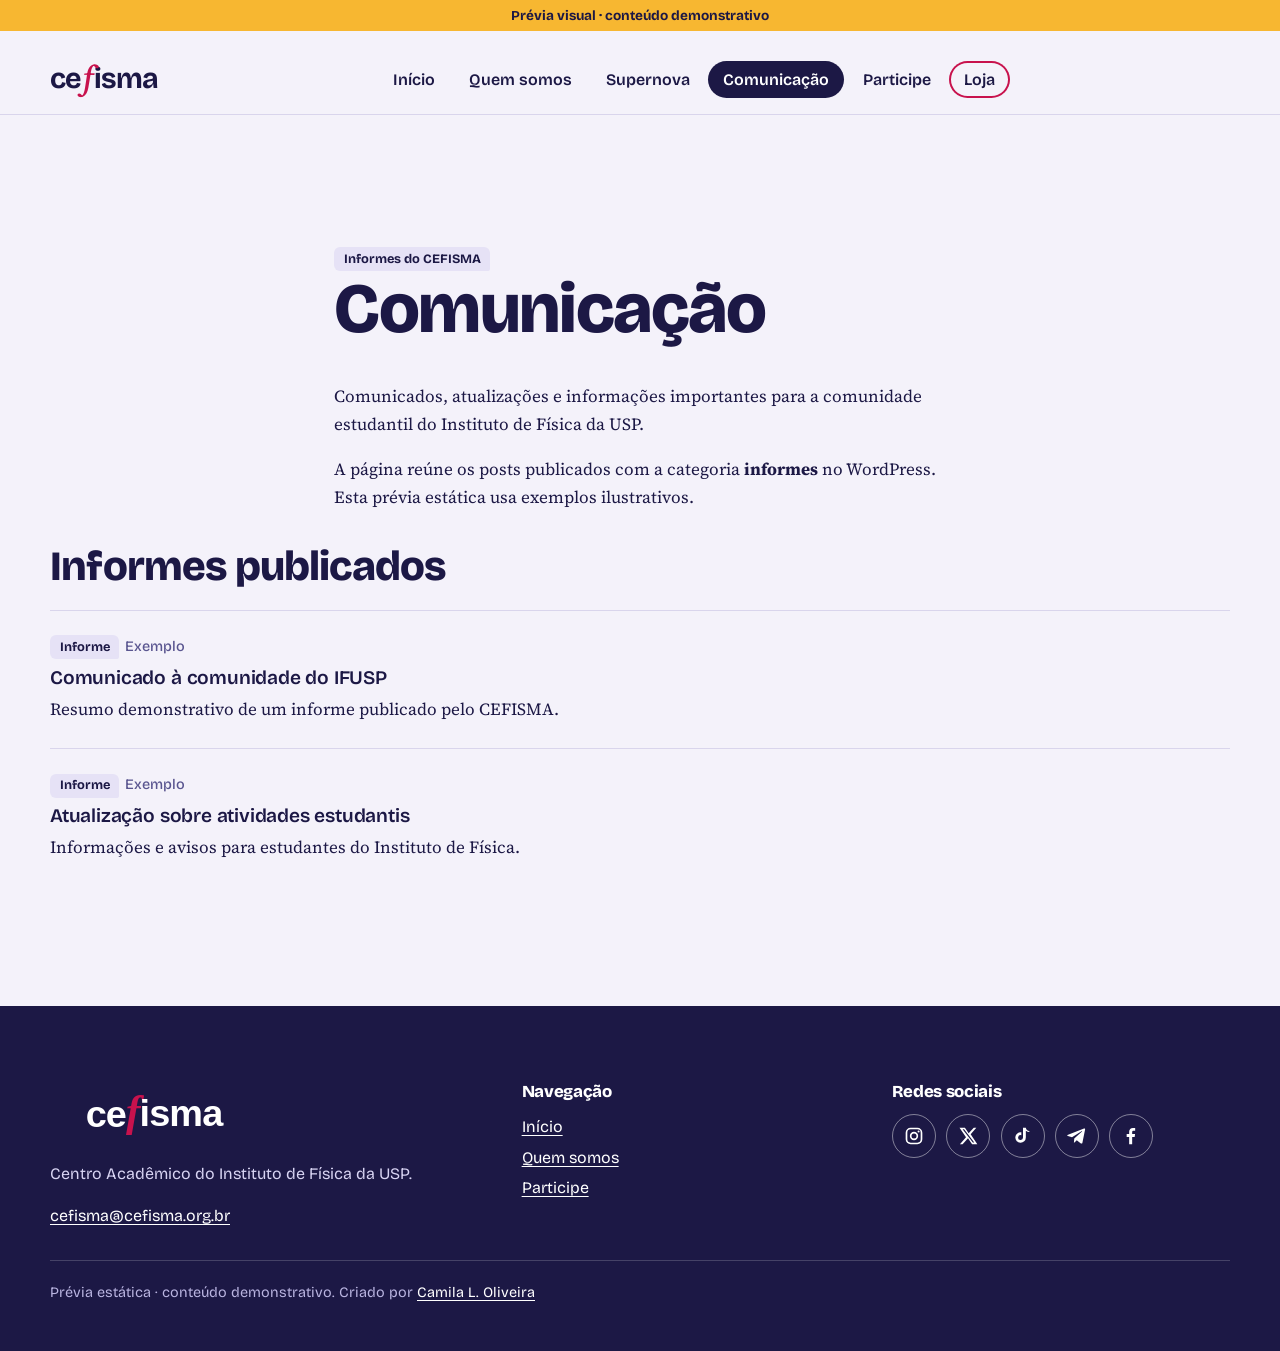
<file: preview/comunicacao.html>
<!doctype html>
<html lang="pt-BR">
  <head>
    <meta charset="utf-8" />
    <meta name="viewport" content="width=device-width, initial-scale=1" />
    <meta name="description" content="Informes e comunicados do CEFISMA para a comunidade do IFUSP." />
    <title>Comunicação | CEFISMA</title>
    <link rel="preconnect" href="https://fonts.googleapis.com" />
    <link rel="preconnect" href="https://fonts.gstatic.com" crossorigin />
    <link href="https://fonts.googleapis.com/css2?family=Bricolage+Grotesque:wght@400;600;700;800&amp;family=Source+Serif+4:ital,wght@0,400;0,600;1,400&amp;display=swap" rel="stylesheet" />
    <link rel="stylesheet" href="../assets/css/main.css" />
    <link rel="stylesheet" href="../assets/css/content.css" />
    <link rel="stylesheet" href="../assets/css/editorial.css" />
  </head>
  <body>
    <p style="padding:.45rem 0;background:var(--sol);text-align:center;font:700 .85rem var(--f-ui)">Prévia visual · conteúdo demonstrativo</p>
    <header class="topo"><div class="wrap">
      <a class="marca" href="../" aria-label="CEFISMA, página inicial"><span class="marca-texto">ce<span class="f-funcao">f</span>isma</span></a>
      <nav class="nav-principal" aria-label="Navegação principal"><ul id="menu" class="menu">
        <li><a href="../">Início</a></li><li><a href="../quem-somos/">Quem somos</a></li><li><a href="../supernova/">Supernova</a></li><li><a aria-current="page" href="./">Comunicação</a></li><li><a href="../participe/">Participe</a></li><li class="menu-loja"><a href="../loja/">Loja</a></li>
      </ul></nav>
      <div class="topo-acoes"><button type="button" class="nav-toggle" aria-expanded="false" aria-controls="menu">Menu</button></div>
    </div></header>
    <main id="conteudo" class="secao"><div class="wrap">
      <header class="cabecalho-pagina conteudo">
        <span class="tag">Informes do CEFISMA</span>
        <h1>Comunicação</h1>
        <p class="lede">Comunicados, atualizações e informações importantes para a comunidade estudantil do Instituto de Física da USP.</p>
        <p>A página reúne os posts publicados com a categoria <strong>informes</strong> no WordPress. Esta prévia estática usa exemplos ilustrativos.</p>
      </header>
      <section aria-labelledby="h-informes"><h2 id="h-informes">Informes publicados</h2>
        <ul class="pubs">
          <li><span class="tag">Informe</span><time class="meta">Exemplo</time><h3><a href="#h-informes">Comunicado à comunidade do IFUSP</a></h3><p>Resumo demonstrativo de um informe publicado pelo CEFISMA.</p></li>
          <li><span class="tag">Informe</span><time class="meta">Exemplo</time><h3><a href="#h-informes">Atualização sobre atividades estudantis</a></h3><p>Informações e avisos para estudantes do Instituto de Física.</p></li>
        </ul>
      </section>
    </div></main>
    <footer class="rodape"><div class="wrap">
      <div><h2><a class="rodape-marca" href="../" aria-label="CEFISMA, página inicial"><img src="../assets/images/logo-cefisma-rodape.svg" alt="CEFISMA" width="680" height="200" /></a></h2><p>Centro Acadêmico do Instituto de Física da USP.</p><a href="mailto:cefisma@cefisma.org.br">cefisma@cefisma.org.br</a></div>
      <div><h2>Navegação</h2><ul><li><a href="../">Início</a></li><li><a href="../quem-somos/">Quem somos</a></li><li><a href="../participe/">Participe</a></li></ul></div>
      <div><h2>Redes sociais</h2><ul class="redes-sociais">
        <li><a href="https://www.instagram.com/cefisma/" target="_blank" rel="noopener noreferrer" aria-label="Instagram do CEFISMA" title="Instagram"><svg viewBox="0 0 24 24" aria-hidden="true"><rect x="3" y="3" width="18" height="18" rx="5" fill="none" stroke="currentColor" stroke-width="2"/><circle cx="12" cy="12" r="4" fill="none" stroke="currentColor" stroke-width="2"/><circle cx="17.5" cy="6.5" r="1.25" fill="currentColor"/></svg></a></li>
        <li><a href="https://x.com/CEFISMA" target="_blank" rel="noopener noreferrer" aria-label="X do CEFISMA" title="X"><svg viewBox="0 0 24 24" aria-hidden="true"><path fill="currentColor" d="M18.9 2H22l-6.8 7.8L23.2 22h-6.3L12 14.6 5.5 22H2.3l7.3-8.4L1.8 2h6.5l4.5 6.8L18.9 2Zm-1.1 17.8h1.7L7.3 4H5.5l12.3 15.8Z"/></svg></a></li>
        <li><a href="https://www.tiktok.com/@cefisma" target="_blank" rel="noopener noreferrer" aria-label="TikTok do CEFISMA" title="TikTok"><svg viewBox="0 0 24 24" aria-hidden="true"><path fill="currentColor" d="M19.6 7.2a6.8 6.8 0 0 1-4.2-1.5v8.1a6.3 6.3 0 1 1-5.4-6.2v3.5a2.9 2.9 0 1 0 2 2.7V2h3.4c.3 2.1 1.8 3.7 4.2 4.1v3.5Z"/></svg></a></li>
        <li><a href="https://t.me/cefisma" target="_blank" rel="noopener noreferrer" aria-label="Telegram do CEFISMA" title="Telegram"><svg viewBox="0 0 24 24" aria-hidden="true"><path fill="currentColor" d="M21.7 4.3 18.5 20c-.2 1.1-.9 1.4-1.8.9l-5-3.7-2.4 2.3c-.3.3-.5.5-1 .5l.4-5.1 9.3-8.4c.4-.4-.1-.6-.6-.2L6 13.5l-4.9-1.5c-1.1-.3-1.1-1.1.2-1.6L20.4 3c.9-.3 1.6.2 1.3 1.3Z"/></svg></a></li>
        <li><a href="https://www.facebook.com/cefismausp/" target="_blank" rel="noopener noreferrer" aria-label="Facebook do CEFISMA" title="Facebook"><svg viewBox="0 0 24 24" aria-hidden="true"><path fill="currentColor" d="M13.4 22v-8.9h3l.5-3.5h-3.5V7.4c0-1 .3-1.7 1.8-1.7H17V2.5c-.3 0-1.4-.1-2.7-.1-2.7 0-4.5 1.6-4.5 4.6v2.6h-3v3.5h3V22h3.6Z"/></svg></a></li>
      </ul></div>
      <p class="nota">Prévia estática · conteúdo demonstrativo. Criado por <a href="dev.camilaloliveira.com">Camila L. Oliveira </a></p>
    </div></footer>
    <script src="../assets/js/main.js" defer></script>
  </body>
</html>
</file>
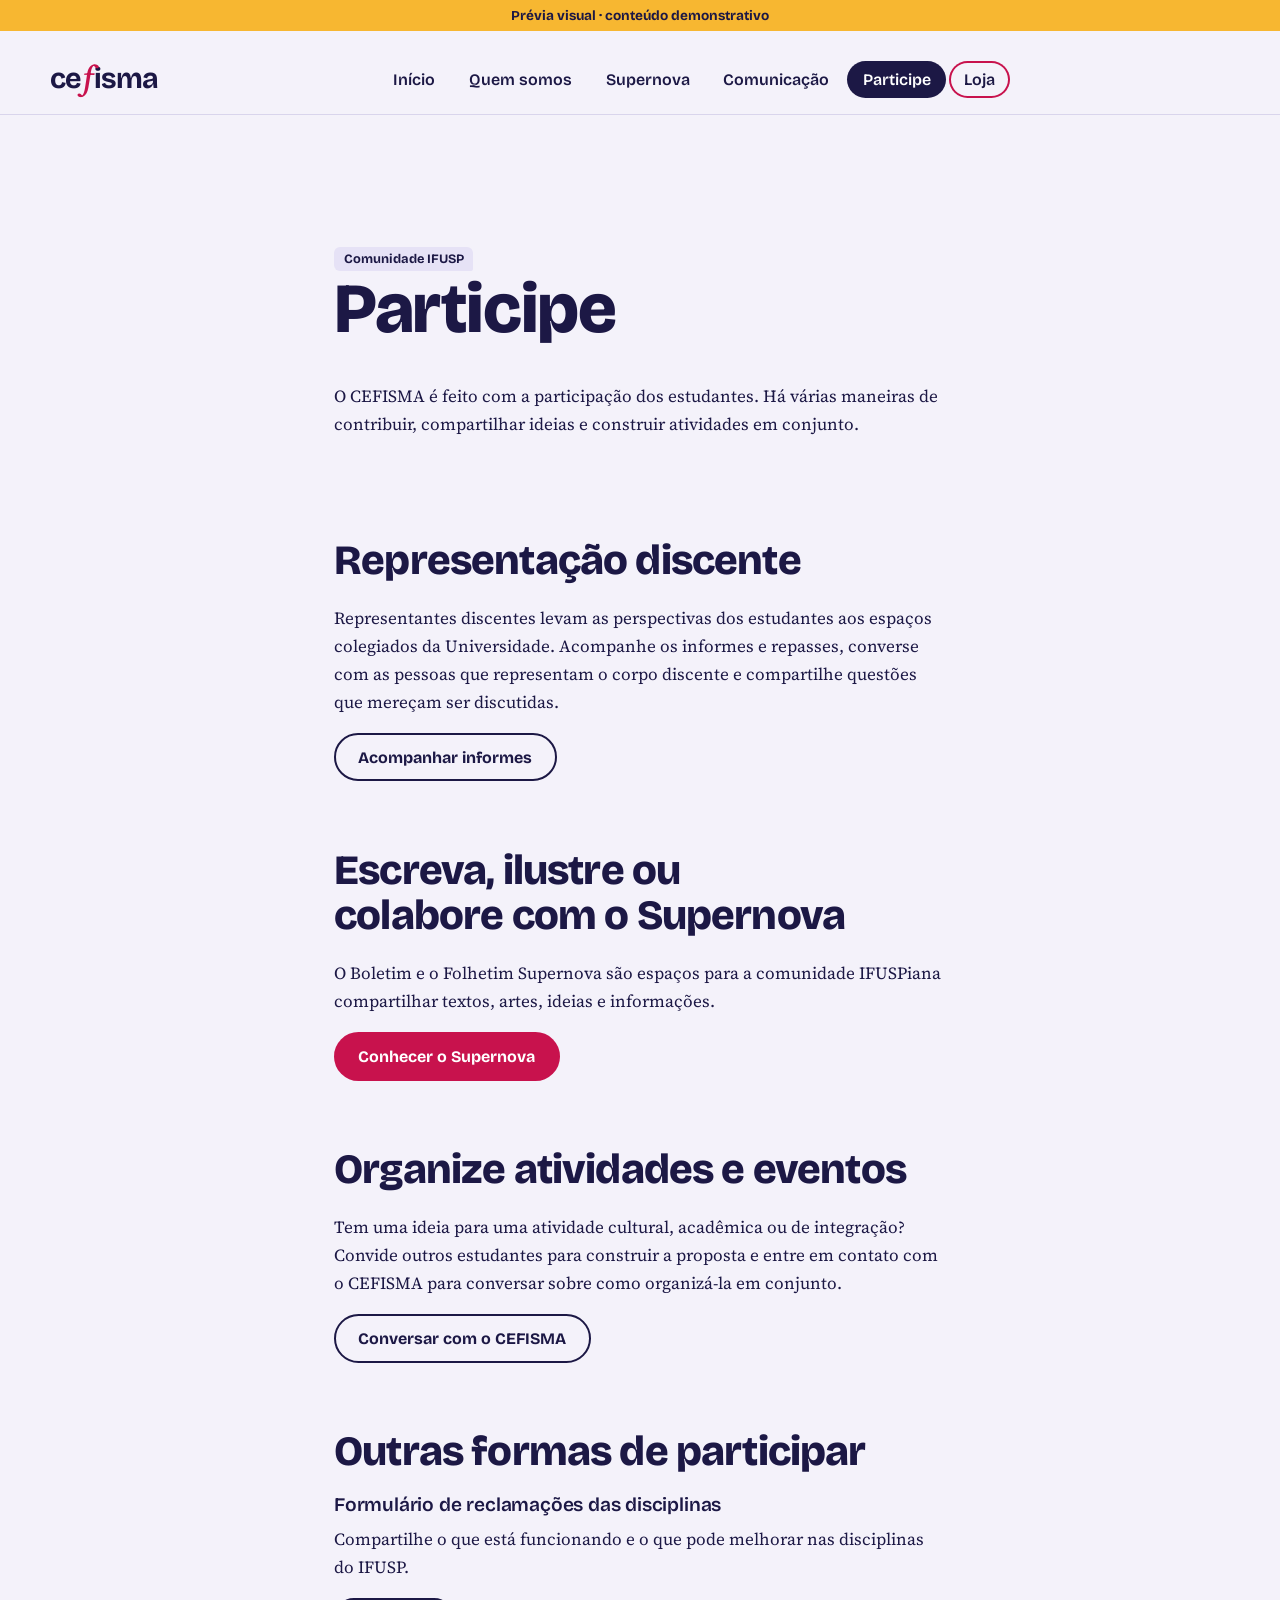
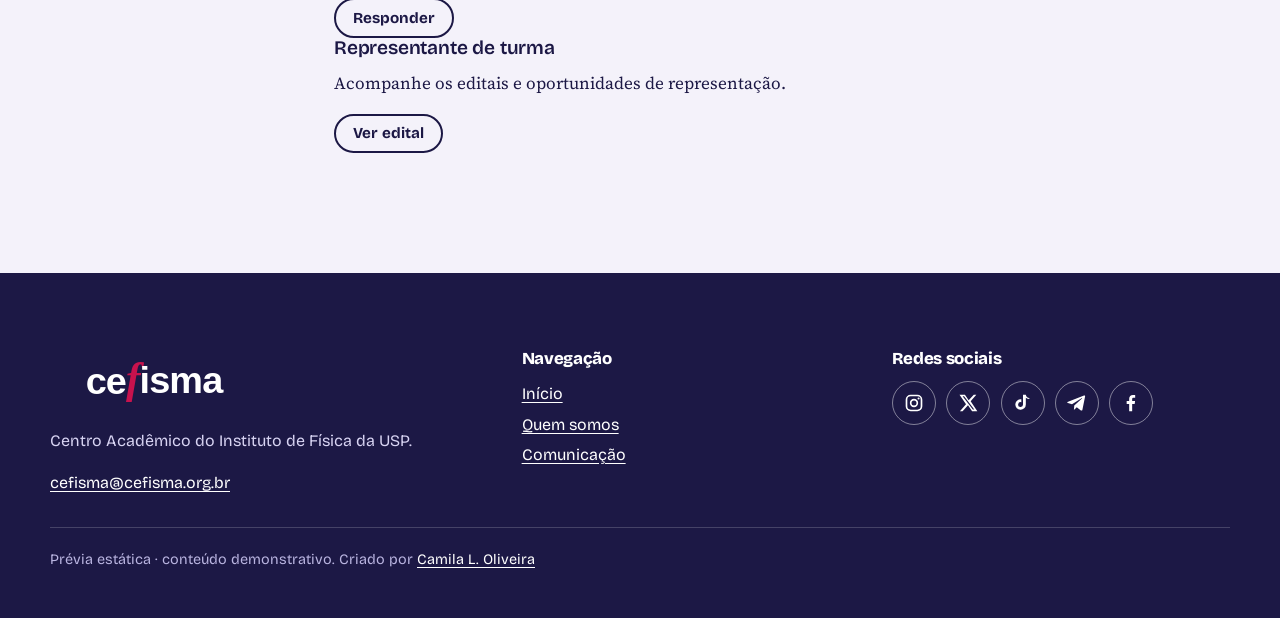
<file: preview/participe.html>
<!doctype html>
<html lang="pt-BR">
  <head>
    <meta charset="utf-8" />
    <meta name="viewport" content="width=device-width, initial-scale=1" />
    <meta name="description" content="Veja como participar do CEFISMA e das atividades do IFUSP." />
    <title>Participe | CEFISMA</title>
    <link rel="preconnect" href="https://fonts.googleapis.com" />
    <link rel="preconnect" href="https://fonts.gstatic.com" crossorigin />
    <link href="https://fonts.googleapis.com/css2?family=Bricolage+Grotesque:wght@400;600;700;800&amp;family=Source+Serif+4:ital,wght@0,400;0,600;1,400&amp;display=swap" rel="stylesheet" />
    <link rel="stylesheet" href="../assets/css/main.css" />
    <link rel="stylesheet" href="../assets/css/content.css" />
    <link rel="stylesheet" href="../assets/css/editorial.css" />
  </head>
  <body>
    <p style="padding:.45rem 0;background:var(--sol);text-align:center;font:700 .85rem var(--f-ui)">Prévia visual · conteúdo demonstrativo</p>
    <header class="topo"><div class="wrap">
      <a class="marca" href="../" aria-label="CEFISMA, página inicial"><span class="marca-texto">ce<span class="f-funcao">f</span>isma</span></a>
      <nav class="nav-principal" aria-label="Navegação principal"><ul id="menu" class="menu">
        <li><a href="../">Início</a></li><li><a href="../quem-somos/">Quem somos</a></li><li><a href="../supernova/">Supernova</a></li><li><a href="../comunicacao/">Comunicação</a></li><li><a aria-current="page" href="./">Participe</a></li><li class="menu-loja"><a href="../loja/">Loja</a></li>
      </ul></nav>
      <div class="topo-acoes"><button type="button" class="nav-toggle" aria-expanded="false" aria-controls="menu">Menu</button></div>
    </div></header>
    <main id="conteudo" class="secao"><div class="wrap">
      <header class="cabecalho-pagina conteudo">
        <span class="tag">Comunidade IFUSP</span>
        <h1>Participe</h1>
        <p class="lede">O CEFISMA é feito com a participação dos estudantes. Há várias maneiras de contribuir, compartilhar ideias e construir atividades em conjunto.</p>
      </header>
      <div class="conteudo">
        <h2>Representação discente</h2>
        <p>Representantes discentes levam as perspectivas dos estudantes aos espaços colegiados da Universidade. Acompanhe os informes e repasses, converse com as pessoas que representam o corpo discente e compartilhe questões que mereçam ser discutidas.</p>
        <p><a class="btn btn-linha" href="../comunicacao/">Acompanhar informes</a></p>
        <h2>Escreva, ilustre ou colabore com o Supernova</h2>
        <p>O Boletim e o Folhetim Supernova são espaços para a comunidade IFUSPiana compartilhar textos, artes, ideias e informações.</p>
        <p><a class="btn btn-primario" href="../supernova/">Conhecer o Supernova</a></p>
        <h2>Organize atividades e eventos</h2>
        <p>Tem uma ideia para uma atividade cultural, acadêmica ou de integração? Convide outros estudantes para construir a proposta e entre em contato com o CEFISMA para conversar sobre como organizá-la em conjunto.</p>
        <p><a class="btn btn-linha" href="mailto:cefisma@cefisma.org.br">Conversar com o CEFISMA</a></p>
        <h2>Outras formas de participar</h2>
        <ul class="linhas">
          <li><div><h3>Formulário de reclamações das disciplinas</h3><p>Compartilhe o que está funcionando e o que pode melhorar nas disciplinas do IFUSP.</p></div><a class="btn btn-linha btn-pequeno" href="#participar">Responder</a></li>
          <li><div><h3>Representante de turma</h3><p>Acompanhe os editais e oportunidades de representação.</p></div><a class="btn btn-linha btn-pequeno" href="#participar">Ver edital</a></li>
        </ul>
      </div>
    </div></main>
    <footer class="rodape"><div class="wrap">
      <div><h2><a class="rodape-marca" href="../" aria-label="CEFISMA, página inicial"><img src="../assets/images/logo-cefisma-rodape.svg" alt="CEFISMA" width="680" height="200" /></a></h2><p>Centro Acadêmico do Instituto de Física da USP.</p><a href="mailto:cefisma@cefisma.org.br">cefisma@cefisma.org.br</a></div>
      <div><h2>Navegação</h2><ul><li><a href="../">Início</a></li><li><a href="../quem-somos/">Quem somos</a></li><li><a href="../comunicacao/">Comunicação</a></li></ul></div>
      <div><h2>Redes sociais</h2><ul class="redes-sociais">
        <li><a href="https://www.instagram.com/cefisma/" target="_blank" rel="noopener noreferrer" aria-label="Instagram do CEFISMA" title="Instagram"><svg viewBox="0 0 24 24" aria-hidden="true"><rect x="3" y="3" width="18" height="18" rx="5" fill="none" stroke="currentColor" stroke-width="2"/><circle cx="12" cy="12" r="4" fill="none" stroke="currentColor" stroke-width="2"/><circle cx="17.5" cy="6.5" r="1.25" fill="currentColor"/></svg></a></li>
        <li><a href="https://x.com/CEFISMA" target="_blank" rel="noopener noreferrer" aria-label="X do CEFISMA" title="X"><svg viewBox="0 0 24 24" aria-hidden="true"><path fill="currentColor" d="M18.9 2H22l-6.8 7.8L23.2 22h-6.3L12 14.6 5.5 22H2.3l7.3-8.4L1.8 2h6.5l4.5 6.8L18.9 2Zm-1.1 17.8h1.7L7.3 4H5.5l12.3 15.8Z"/></svg></a></li>
        <li><a href="https://www.tiktok.com/@cefisma" target="_blank" rel="noopener noreferrer" aria-label="TikTok do CEFISMA" title="TikTok"><svg viewBox="0 0 24 24" aria-hidden="true"><path fill="currentColor" d="M19.6 7.2a6.8 6.8 0 0 1-4.2-1.5v8.1a6.3 6.3 0 1 1-5.4-6.2v3.5a2.9 2.9 0 1 0 2 2.7V2h3.4c.3 2.1 1.8 3.7 4.2 4.1v3.5Z"/></svg></a></li>
        <li><a href="https://t.me/cefisma" target="_blank" rel="noopener noreferrer" aria-label="Telegram do CEFISMA" title="Telegram"><svg viewBox="0 0 24 24" aria-hidden="true"><path fill="currentColor" d="M21.7 4.3 18.5 20c-.2 1.1-.9 1.4-1.8.9l-5-3.7-2.4 2.3c-.3.3-.5.5-1 .5l.4-5.1 9.3-8.4c.4-.4-.1-.6-.6-.2L6 13.5l-4.9-1.5c-1.1-.3-1.1-1.1.2-1.6L20.4 3c.9-.3 1.6.2 1.3 1.3Z"/></svg></a></li>
        <li><a href="https://www.facebook.com/cefismausp/" target="_blank" rel="noopener noreferrer" aria-label="Facebook do CEFISMA" title="Facebook"><svg viewBox="0 0 24 24" aria-hidden="true"><path fill="currentColor" d="M13.4 22v-8.9h3l.5-3.5h-3.5V7.4c0-1 .3-1.7 1.8-1.7H17V2.5c-.3 0-1.4-.1-2.7-.1-2.7 0-4.5 1.6-4.5 4.6v2.6h-3v3.5h3V22h3.6Z"/></svg></a></li>
      </ul></div>
      <p class="nota">Prévia estática · conteúdo demonstrativo. Criado por <a href="dev.camilaloliveira.com">Camila L. Oliveira </a></p>
    </div></footer>
    <script src="../assets/js/main.js" defer></script>
  </body>
</html>
</file>
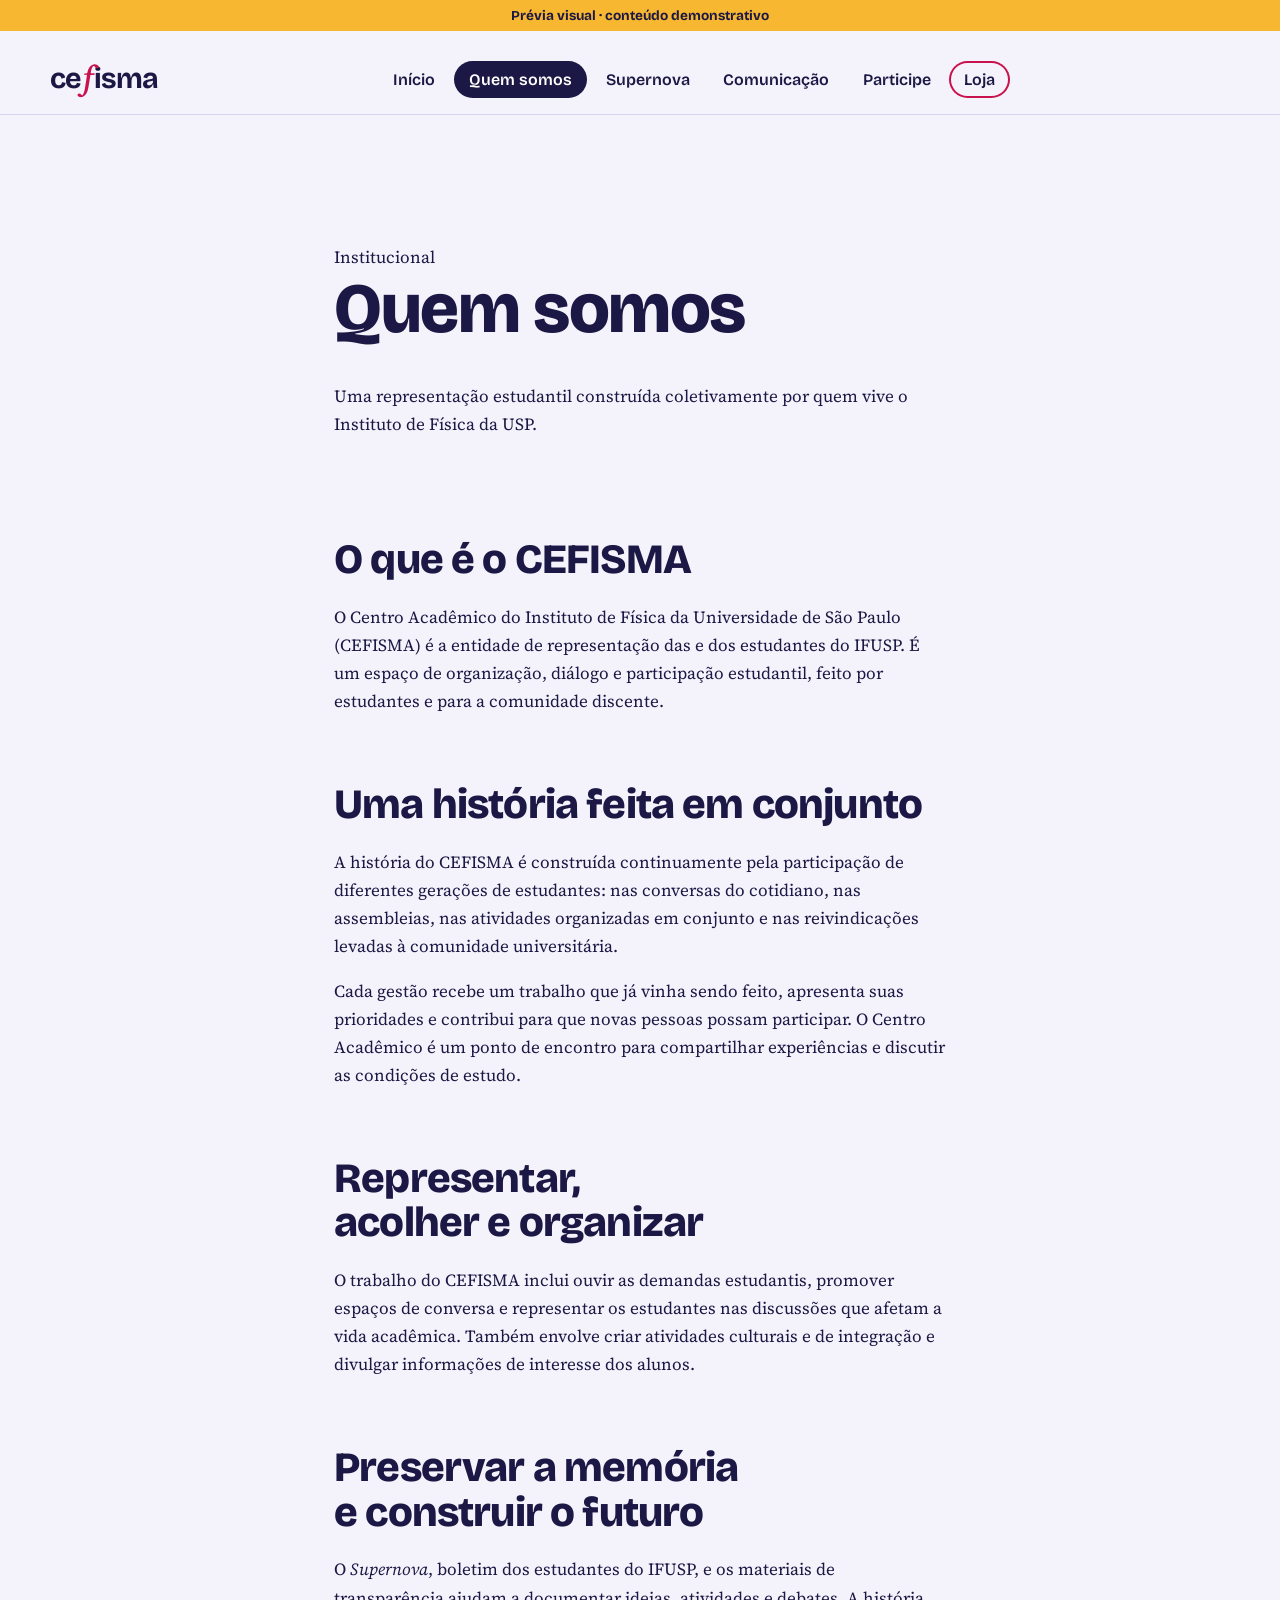
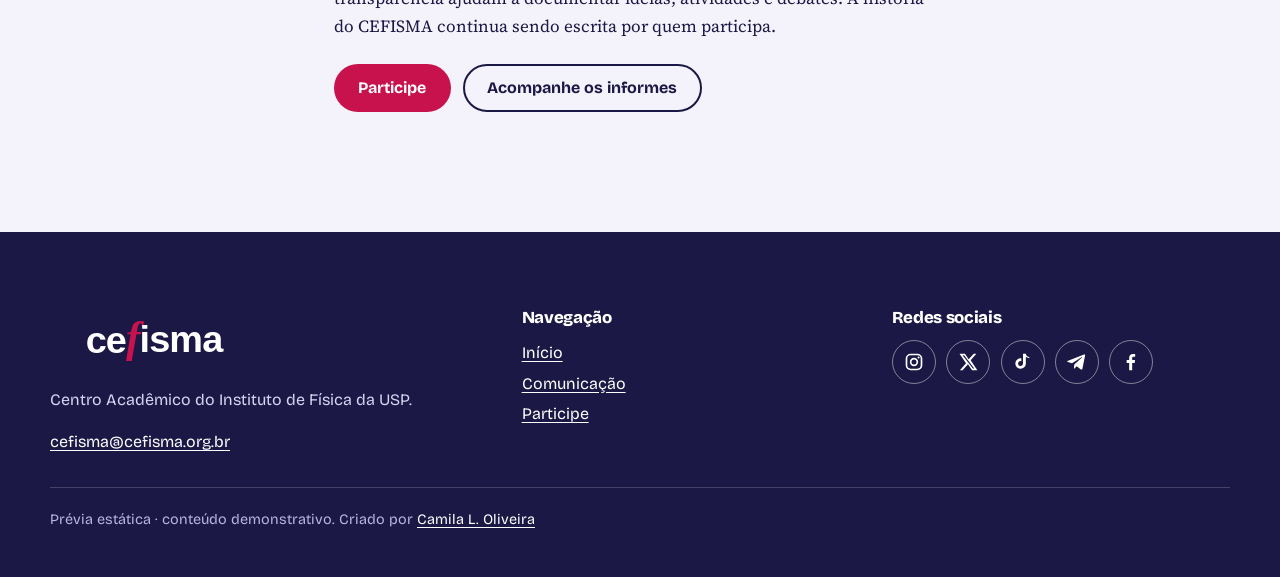
<file: preview/quem-somos.html>
<!doctype html>
<html lang="pt-BR">
  <head>
    <meta charset="utf-8" />
    <meta name="viewport" content="width=device-width, initial-scale=1" />
    <meta name="description" content="Conheça o CEFISMA, Centro Acadêmico do Instituto de Física da USP." />
    <title>Quem somos | CEFISMA</title>
    <link rel="preconnect" href="https://fonts.googleapis.com" />
    <link rel="preconnect" href="https://fonts.gstatic.com" crossorigin />
    <link href="https://fonts.googleapis.com/css2?family=Bricolage+Grotesque:wght@400;600;700;800&amp;family=Source+Serif+4:ital,wght@0,400;0,600;1,400&amp;display=swap" rel="stylesheet" />
    <link rel="stylesheet" href="../assets/css/main.css" />
    <link rel="stylesheet" href="../assets/css/editorial.css" />
  </head>
  <body>
    <p class="preview-note" style="padding:.45rem 0;background:var(--sol);text-align:center;font:700 .85rem var(--f-ui)">Prévia visual · conteúdo demonstrativo</p>
    <header class="topo">
      <div class="wrap">
        <a class="marca" href="../" aria-label="CEFISMA, página inicial"><span class="marca-texto">ce<span class="f-funcao">f</span>isma</span></a>
        <nav class="nav-principal" aria-label="Navegação principal">
          <ul id="menu" class="menu">
            <li><a href="../">Início</a></li>
            <li><a aria-current="page" href="./">Quem somos</a></li>
            <li><a href="../supernova/">Supernova</a></li>
            <li><a href="../comunicacao/">Comunicação</a></li>
            <li><a href="../participe/">Participe</a></li>
            <li class="menu-loja"><a href="../loja/">Loja</a></li>
          </ul>
        </nav>
        <div class="topo-acoes"><button type="button" class="nav-toggle" aria-expanded="false" aria-controls="menu">Menu</button></div>
      </div>
    </header>
    <main id="conteudo" class="secao">
      <div class="wrap">
        <header class="cabecalho-pagina conteudo">
          <span class="tag">Institucional</span>
          <h1>Quem somos</h1>
          <p class="lede">Uma representação estudantil construída coletivamente por quem vive o Instituto de Física da USP.</p>
        </header>
        <div class="conteudo">
          <h2>O que é o CEFISMA</h2>
          <p>O Centro Acadêmico do Instituto de Física da Universidade de São Paulo (CEFISMA) é a entidade de representação das e dos estudantes do IFUSP. É um espaço de organização, diálogo e participação estudantil, feito por estudantes e para a comunidade discente.</p>
          <h2>Uma história feita em conjunto</h2>
          <p>A história do CEFISMA é construída continuamente pela participação de diferentes gerações de estudantes: nas conversas do cotidiano, nas assembleias, nas atividades organizadas em conjunto e nas reivindicações levadas à comunidade universitária.</p>
          <p>Cada gestão recebe um trabalho que já vinha sendo feito, apresenta suas prioridades e contribui para que novas pessoas possam participar. O Centro Acadêmico é um ponto de encontro para compartilhar experiências e discutir as condições de estudo.</p>
          <h2>Representar, acolher e organizar</h2>
          <p>O trabalho do CEFISMA inclui ouvir as demandas estudantis, promover espaços de conversa e representar os estudantes nas discussões que afetam a vida acadêmica. Também envolve criar atividades culturais e de integração e divulgar informações de interesse dos alunos.</p>
          <h2>Preservar a memória e construir o futuro</h2>
          <p>O <em>Supernova</em>, boletim dos estudantes do IFUSP, e os materiais de transparência ajudam a documentar ideias, atividades e debates. A história do CEFISMA continua sendo escrita por quem participa.</p>
          <div class="acoes">
            <a class="btn btn-primario" href="../participe/">Participe</a>
            <a class="btn btn-linha" href="../comunicacao/">Acompanhe os informes</a>
          </div>
        </div>
      </div>
    </main>
    <footer class="rodape"><div class="wrap">
      <div><h2><a class="rodape-marca" href="../" aria-label="CEFISMA, página inicial"><img src="../assets/images/logo-cefisma-rodape.svg" alt="CEFISMA" width="680" height="200" /></a></h2><p>Centro Acadêmico do Instituto de Física da USP.</p><a href="mailto:cefisma@cefisma.org.br">cefisma@cefisma.org.br</a></div>
      <div><h2>Navegação</h2><ul><li><a href="../">Início</a></li><li><a href="../comunicacao/">Comunicação</a></li><li><a href="../participe/">Participe</a></li></ul></div>
      <div><h2>Redes sociais</h2><ul class="redes-sociais">
        <li><a href="https://www.instagram.com/cefisma/" target="_blank" rel="noopener noreferrer" aria-label="Instagram do CEFISMA" title="Instagram"><svg viewBox="0 0 24 24" aria-hidden="true"><rect x="3" y="3" width="18" height="18" rx="5" fill="none" stroke="currentColor" stroke-width="2"/><circle cx="12" cy="12" r="4" fill="none" stroke="currentColor" stroke-width="2"/><circle cx="17.5" cy="6.5" r="1.25" fill="currentColor"/></svg></a></li>
        <li><a href="https://x.com/CEFISMA" target="_blank" rel="noopener noreferrer" aria-label="X do CEFISMA" title="X"><svg viewBox="0 0 24 24" aria-hidden="true"><path fill="currentColor" d="M18.9 2H22l-6.8 7.8L23.2 22h-6.3L12 14.6 5.5 22H2.3l7.3-8.4L1.8 2h6.5l4.5 6.8L18.9 2Zm-1.1 17.8h1.7L7.3 4H5.5l12.3 15.8Z"/></svg></a></li>
        <li><a href="https://www.tiktok.com/@cefisma" target="_blank" rel="noopener noreferrer" aria-label="TikTok do CEFISMA" title="TikTok"><svg viewBox="0 0 24 24" aria-hidden="true"><path fill="currentColor" d="M19.6 7.2a6.8 6.8 0 0 1-4.2-1.5v8.1a6.3 6.3 0 1 1-5.4-6.2v3.5a2.9 2.9 0 1 0 2 2.7V2h3.4c.3 2.1 1.8 3.7 4.2 4.1v3.5Z"/></svg></a></li>
        <li><a href="https://t.me/cefisma" target="_blank" rel="noopener noreferrer" aria-label="Telegram do CEFISMA" title="Telegram"><svg viewBox="0 0 24 24" aria-hidden="true"><path fill="currentColor" d="M21.7 4.3 18.5 20c-.2 1.1-.9 1.4-1.8.9l-5-3.7-2.4 2.3c-.3.3-.5.5-1 .5l.4-5.1 9.3-8.4c.4-.4-.1-.6-.6-.2L6 13.5l-4.9-1.5c-1.1-.3-1.1-1.1.2-1.6L20.4 3c.9-.3 1.6.2 1.3 1.3Z"/></svg></a></li>
        <li><a href="https://www.facebook.com/cefismausp/" target="_blank" rel="noopener noreferrer" aria-label="Facebook do CEFISMA" title="Facebook"><svg viewBox="0 0 24 24" aria-hidden="true"><path fill="currentColor" d="M13.4 22v-8.9h3l.5-3.5h-3.5V7.4c0-1 .3-1.7 1.8-1.7H17V2.5c-.3 0-1.4-.1-2.7-.1-2.7 0-4.5 1.6-4.5 4.6v2.6h-3v3.5h3V22h3.6Z"/></svg></a></li>
      </ul></div>
      <p class="nota">Prévia estática · conteúdo demonstrativo. Criado por <a href="dev.camilaloliveira.com">Camila L. Oliveira </a></p>
    </div></footer>
    <script src="../assets/js/main.js" defer></script>
  </body>
</html>
</file>
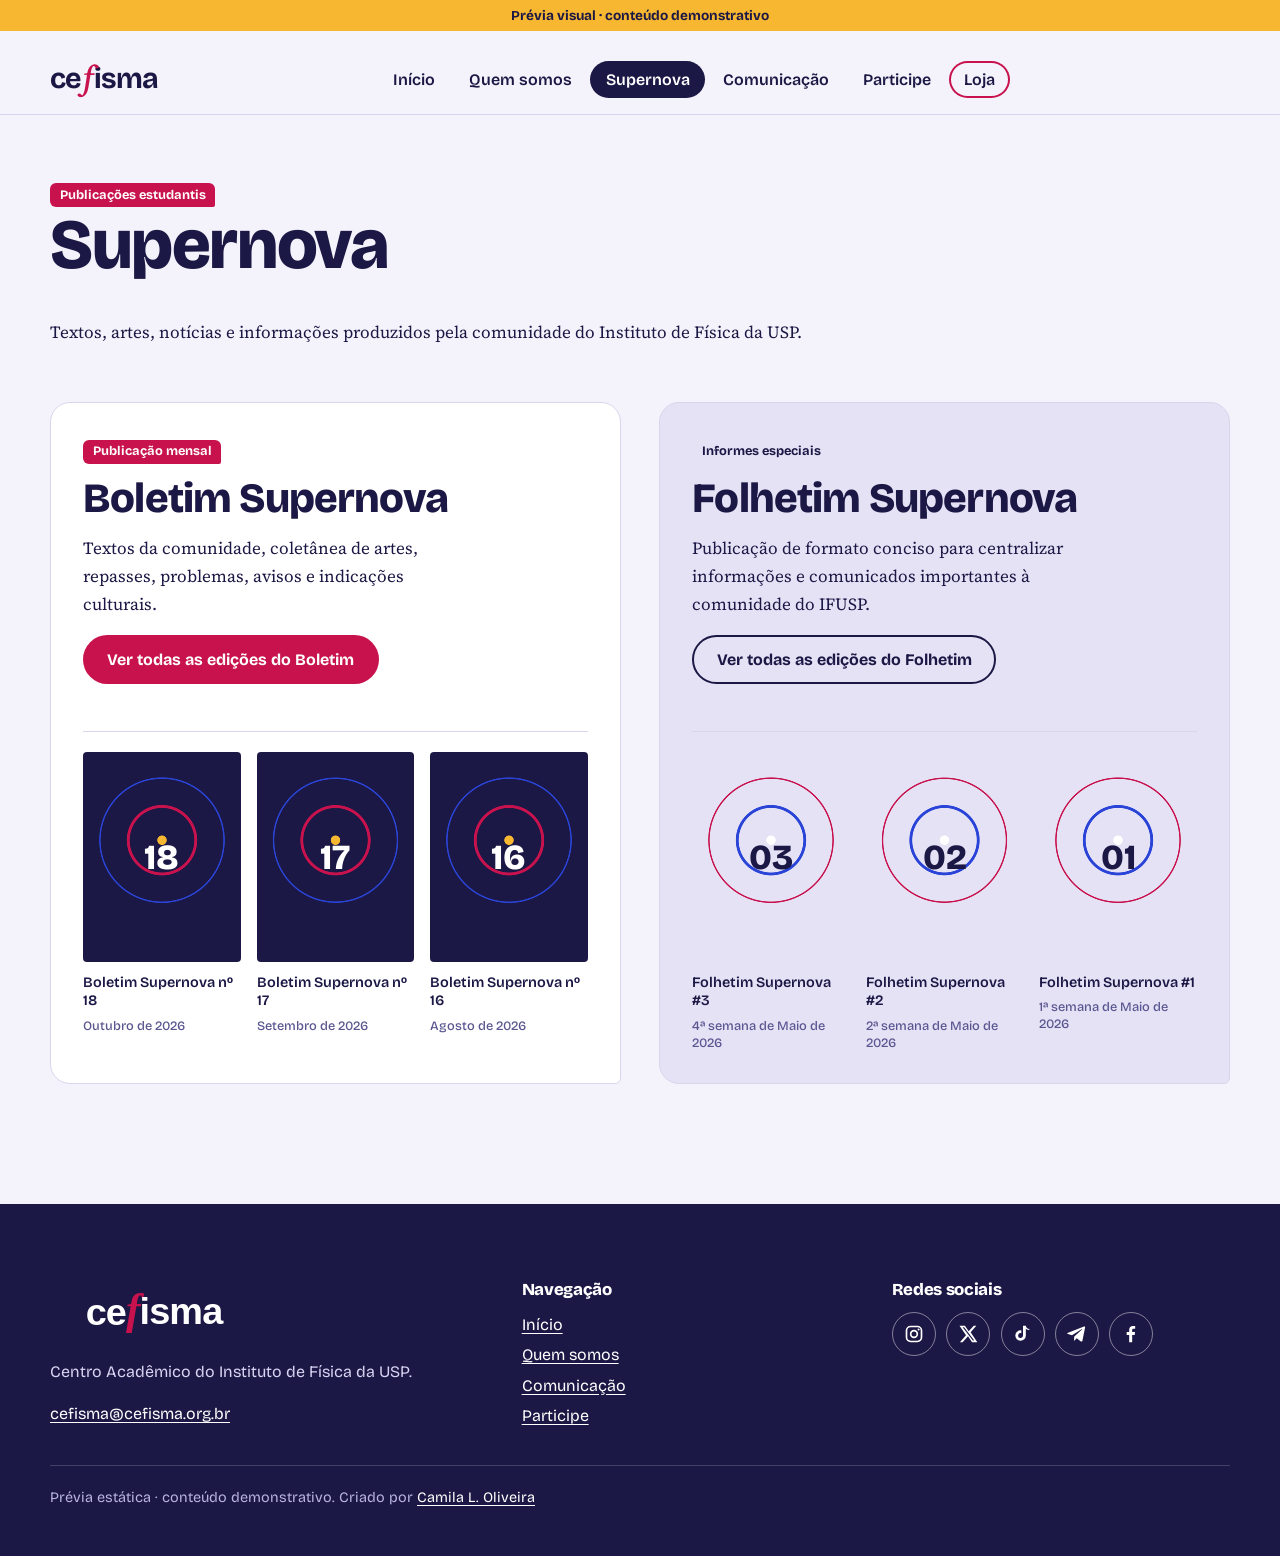
<file: preview/supernova.html>
<!doctype html>
<html lang="pt-BR">
  <head>
    <meta charset="utf-8" />
    <meta name="viewport" content="width=device-width, initial-scale=1" />
    <meta name="description" content="Leia o Boletim e o Folhetim Supernova, publicações dos estudantes do IFUSP." />
    <title>Supernova | CEFISMA</title>
    <link rel="preconnect" href="https://fonts.googleapis.com" />
    <link rel="preconnect" href="https://fonts.gstatic.com" crossorigin />
    <link href="https://fonts.googleapis.com/css2?family=Bricolage+Grotesque:wght@400;600;700;800&amp;family=Source+Serif+4:ital,wght@0,400;0,600;1,400&amp;display=swap" rel="stylesheet" />
    <link rel="stylesheet" href="../assets/css/main.css" />
    <link rel="stylesheet" href="../assets/css/content.css" />
    <link rel="stylesheet" href="../assets/css/supernova.css" />
    <link rel="stylesheet" href="../assets/css/edition.css" />
    <style>
      .preview-note {
        padding: .45rem 0;
        background: var(--sol);
        color: var(--tinta);
        text-align: center;
        font: 700 .85rem var(--f-ui);
      }
      .preview-supernova-capa {
        display: grid;
        aspect-ratio: 3 / 4;
        place-items: center;
        overflow: hidden;
        border-radius: 4px;
        color: #fff;
        background: radial-gradient(circle at 50% 42%, var(--sol) 0 3%, transparent 3.5% 22%, var(--magenta) 22.5% 24%, transparent 24.5% 42%, var(--cobalto) 42.5% 43%, transparent 43.5%), var(--tinta);
        font: 800 2.2rem/1 var(--f-ui);
      }
      .supernova-serie-folhetim .preview-supernova-capa {
        background: radial-gradient(circle at 50% 42%, #fff 0 3%, transparent 3.5% 22%, var(--cobalto) 22.5% 24%, transparent 24.5% 42%, var(--magenta) 42.5% 43%, transparent 43.5%), var(--lavanda);
        color: var(--tinta);
      }
    </style>
  </head>
  <body>
    <p class="preview-note">Prévia visual · conteúdo demonstrativo</p>
    <header class="topo">
      <div class="wrap">
        <a class="marca" href="../" aria-label="CEFISMA, página inicial"><span class="marca-texto">ce<span class="f-funcao">f</span>isma</span></a>
        <nav class="nav-principal" aria-label="Navegação principal">
          <ul id="menu" class="menu">
            <li><a href="../">Início</a></li>
            <li><a href="../quem-somos/">Quem somos</a></li>
            <li><a aria-current="page" href="./">Supernova</a></li>
            <li><a href="../comunicacao/">Comunicação</a></li>
            <li><a href="../participe/">Participe</a></li>
            <li class="menu-loja"><a href="../loja/">Loja</a></li>
          </ul>
        </nav>
        <div class="topo-acoes"><button type="button" class="nav-toggle" aria-expanded="false" aria-controls="menu">Menu</button></div>
      </div>
    </header>

    <main id="conteudo" class="secao supernova-inicio">
      <div class="wrap">
        <header class="cabecalho-pagina">
          <span class="tag tag-supernova">Publicações estudantis</span>
          <h1>Supernova</h1>
          <p class="lede">Textos, artes, notícias e informações produzidos pela comunidade do Instituto de Física da USP.</p>
        </header>

        <div class="supernova-series">
          <article class="supernova-serie">
            <div class="supernova-serie-cabecalho">
              <span class="tag tag-supernova">Publicação mensal</span>
              <h2>Boletim Supernova</h2>
              <p>Textos da comunidade, coletânea de artes, repasses, problemas, avisos e indicações culturais.</p>
              <a class="btn btn-primario" href="https://cefisma.com.br/supernova/boletim/">Ver todas as edições do Boletim</a>
            </div>
            <ul class="supernova-edicoes" aria-label="Edições recentes do Boletim">
              <li><a href="https://cefisma.com.br/supernova/boletim/boletim18/"><span class="supernova-capa preview-supernova-capa">18</span><strong>Boletim Supernova nº 18</strong><small>Outubro de 2026</small></a></li>
              <li><a href="https://cefisma.com.br/supernova/boletim/boletim17/"><span class="supernova-capa preview-supernova-capa">17</span><strong>Boletim Supernova nº 17</strong><small>Setembro de 2026</small></a></li>
              <li><a href="https://cefisma.com.br/supernova/boletim/boletim16/"><span class="supernova-capa preview-supernova-capa">16</span><strong>Boletim Supernova nº 16</strong><small>Agosto de 2026</small></a></li>
            </ul>
          </article>

          <article class="supernova-serie supernova-serie-folhetim">
            <div class="supernova-serie-cabecalho">
              <span class="tag">Informes especiais</span>
              <h2>Folhetim Supernova</h2>
              <p>Publicação de formato conciso para centralizar informações e comunicados importantes à comunidade do IFUSP.</p>
              <a class="btn btn-linha" href="https://cefisma.com.br/supernova/folhetim/">Ver todas as edições do Folhetim</a>
            </div>
            <ul class="supernova-edicoes" aria-label="Edições recentes do Folhetim">
              <li><a href="https://cefisma.com.br/supernova/folhetim/folhetim3/"><span class="supernova-capa preview-supernova-capa">03</span><strong>Folhetim Supernova #3</strong><small>4ª semana de Maio de 2026</small></a></li>
              <li><a href="https://cefisma.com.br/supernova/folhetim/folhetim2/"><span class="supernova-capa preview-supernova-capa">02</span><strong>Folhetim Supernova #2</strong><small>2ª semana de Maio de 2026</small></a></li>
              <li><a href="https://cefisma.com.br/supernova/folhetim/folhetim1/"><span class="supernova-capa preview-supernova-capa">01</span><strong>Folhetim Supernova #1</strong><small>1ª semana de Maio de 2026</small></a></li>
            </ul>
          </article>
        </div>
      </div>
    </main>

    <footer class="rodape">
      <div class="wrap">
        <div><h2><a class="rodape-marca" href="../" aria-label="CEFISMA, página inicial"><img src="../assets/images/logo-cefisma-rodape.svg" alt="CEFISMA" width="680" height="200" /></a></h2><p>Centro Acadêmico do Instituto de Física da USP.</p><a href="mailto:cefisma@cefisma.org.br">cefisma@cefisma.org.br</a></div>
        <div><h2>Navegação</h2><ul><li><a href="../">Início</a></li><li><a href="../quem-somos/">Quem somos</a></li><li><a href="../comunicacao/">Comunicação</a></li><li><a href="../participe/">Participe</a></li></ul></div>
        <div>
          <h2>Redes sociais</h2>
          <ul class="redes-sociais">
            <li><a href="https://www.instagram.com/cefisma/" target="_blank" rel="noopener noreferrer" aria-label="Instagram do CEFISMA" title="Instagram"><svg viewBox="0 0 24 24" aria-hidden="true"><rect x="3" y="3" width="18" height="18" rx="5" fill="none" stroke="currentColor" stroke-width="2"/><circle cx="12" cy="12" r="4" fill="none" stroke="currentColor" stroke-width="2"/><circle cx="17.5" cy="6.5" r="1.25" fill="currentColor"/></svg></a></li>
            <li><a href="https://x.com/CEFISMA" target="_blank" rel="noopener noreferrer" aria-label="X do CEFISMA" title="X"><svg viewBox="0 0 24 24" aria-hidden="true"><path fill="currentColor" d="M18.9 2H22l-6.8 7.8L23.2 22h-6.3L12 14.6 5.5 22H2.3l7.3-8.4L1.8 2h6.5l4.5 6.8L18.9 2Zm-1.1 17.8h1.7L7.3 4H5.5l12.3 15.8Z"/></svg></a></li>
            <li><a href="https://www.tiktok.com/@cefisma" target="_blank" rel="noopener noreferrer" aria-label="TikTok do CEFISMA" title="TikTok"><svg viewBox="0 0 24 24" aria-hidden="true"><path fill="currentColor" d="M19.6 7.2a6.8 6.8 0 0 1-4.2-1.5v8.1a6.3 6.3 0 1 1-5.4-6.2v3.5a2.9 2.9 0 1 0 2 2.7V2h3.4c.3 2.1 1.8 3.7 4.2 4.1v3.5Z"/></svg></a></li>
            <li><a href="https://t.me/cefisma" target="_blank" rel="noopener noreferrer" aria-label="Telegram do CEFISMA" title="Telegram"><svg viewBox="0 0 24 24" aria-hidden="true"><path fill="currentColor" d="M21.7 4.3 18.5 20c-.2 1.1-.9 1.4-1.8.9l-5-3.7-2.4 2.3c-.3.3-.5.5-1 .5l.4-5.1 9.3-8.4c.4-.4-.1-.6-.6-.2L6 13.5l-4.9-1.5c-1.1-.3-1.1-1.1.2-1.6L20.4 3c.9-.3 1.6.2 1.3 1.3Z"/></svg></a></li>
            <li><a href="https://www.facebook.com/cefismausp/" target="_blank" rel="noopener noreferrer" aria-label="Facebook do CEFISMA" title="Facebook"><svg viewBox="0 0 24 24" aria-hidden="true"><path fill="currentColor" d="M13.4 22v-8.9h3l.5-3.5h-3.5V7.4c0-1 .3-1.7 1.8-1.7H17V2.5c-.3 0-1.4-.1-2.7-.1-2.7 0-4.5 1.6-4.5 4.6v2.6h-3v3.5h3V22h3.6Z"/></svg></a></li>
          </ul>
        </div>
        <p class="nota">Prévia estática · conteúdo demonstrativo. Criado por <a href="dev.camilaloliveira.com">Camila L. Oliveira </a></p>
      </div>
    </footer>
    <script src="../assets/js/main.js" defer></script>
  </body>
</html>
</file>
<file: assets/css/main.css>
/* CEFISMA — estilos compartilhados (protótipo HTML e tema WordPress) */
:root {
  --papel: #f4f2fa;
  --tinta: #1c1845;
  --suave: #5a5690;
  --linha: #d9d5ec;
  --lavanda: #e6e2f6;
  --magenta: #c8124d;
  --magenta-vivo: #e3225f;
  --cobalto: #2a44d8;
  --sol: #f7b731;
  --f-ui:
    "Bricolage Grotesque", system-ui, -apple-system, "Segoe UI", sans-serif;
  --f-texto: "Source Serif 4", Georgia, "Times New Roman", serif;
  --max: 1180px;
}
*,
*::before,
*::after {
  box-sizing: border-box;
}
html {
  -webkit-text-size-adjust: 100%;
  scroll-behavior: smooth;
}
body {
  margin: 0;
  background: var(--papel);
  color: var(--tinta);
  font: 400 1.0625rem/1.65 var(--f-texto);
}
img,
svg {
  max-width: 100%;
  display: block;
}
a {
  color: var(--cobalto);
  text-underline-offset: 0.2em;
}
a:hover {
  color: var(--magenta);
}
:focus-visible {
  outline: 3px solid var(--cobalto);
  outline-offset: 3px;
  border-radius: 4px;
}
.banda-escura :focus-visible,
.rodape :focus-visible {
  outline-color: var(--sol);
}
.sr-only {
  position: absolute;
  width: 1px;
  height: 1px;
  overflow: hidden;
  clip: rect(0 0 0 0);
  white-space: nowrap;
}
.pular {
  position: absolute;
  left: -999px;
  top: 0;
}
.pular:focus {
  left: 1rem;
  top: 1rem;
  background: var(--tinta);
  color: #fff;
  padding: 0.6rem 1rem;
  z-index: 100;
  border-radius: 6px;
}
h1,
h2,
h3 {
  font-family: var(--f-ui);
  line-height: 1.08;
  margin: 0 0 0.5em;
  letter-spacing: -0.02em;
  text-wrap: balance;
}
h1 {
  font-size: clamp(2.4rem, 6vw, 4.4rem);
  font-weight: 800;
}
h2 {
  font-size: clamp(1.75rem, 3.5vw, 2.6rem);
  font-weight: 800;
}
h3 {
  font-size: 1.2rem;
  font-weight: 600;
  letter-spacing: -0.01em;
}
p {
  margin: 0 0 1em;
}
.wrap {
  width: min(var(--max), 100% - 2.5rem);
  margin-inline: auto;
}
main:focus {
  outline: none;
}

/* Avisos */
.aviso {
  background: var(--sol);
  color: var(--tinta);
  font: 600 0.95rem/1.4 var(--f-ui);
}
.aviso .wrap {
  display: flex;
  gap: 1rem;
  align-items: center;
  justify-content: space-between;
  padding: 0.6rem 0;
}
.aviso a {
  color: inherit;
  font-weight: 800;
}
.aviso button {
  background: none;
  border: 0;
  font: inherit;
  cursor: pointer;
  padding: 0.3rem 0.8rem;
  border-radius: 99px;
  color: inherit;
}
.aviso button:hover {
  background: rgba(28, 24, 69, 0.14);
}

/* Topo */
.topo {
  border-bottom: 1px solid var(--linha);
}
.topo .wrap {
  display: flex;
  align-items: center;
  justify-content: space-between;
  gap: 1.25rem;
  padding: 1rem 0;
}
.marca {
  display: flex;
  align-items: center;
  gap: 0.7rem;
  font: 800 1.55rem/1 var(--f-ui);
  color: var(--tinta);
  text-decoration: none;
  letter-spacing: -0.04em;
}
.marca:hover {
  color: var(--tinta);
}
.marca svg {
  width: 36px;
  height: 36px;
}
.menu {
  display: flex;
  gap: 0.2rem;
  list-style: none;
  margin: 0;
  padding: 0;
  font: 600 1rem var(--f-ui);
}
.menu a {
  display: block;
  padding: 0.55rem 0.95rem;
  border-radius: 99px;
  color: var(--tinta);
  text-decoration: none;
}
.menu a:hover {
  background: var(--lavanda);
  color: var(--tinta);
}
.menu a[aria-current="page"] {
  background: var(--tinta);
  color: #fff;
}
.menu .menu-loja a {
  box-shadow: inset 0 0 0 2px var(--magenta);
}
.menu .menu-loja a[aria-current="page"] {
  background: var(--magenta);
  box-shadow: none;
}
.topo-acoes {
  display: flex;
  align-items: center;
  gap: 0.5rem;
}
.btn-carrinho {
  display: inline-flex;
  gap: 0.5rem;
  align-items: center;
  background: transparent;
  border: 2px solid var(--tinta);
  color: var(--tinta);
  border-radius: 99px;
  padding: 0.45rem 1rem;
  font: 700 0.95rem var(--f-ui);
  cursor: pointer;
  text-decoration: none;
}
.btn-carrinho:hover {
  background: var(--tinta);
  color: #fff;
}
.btn-carrinho .qtd {
  background: var(--magenta);
  color: #fff;
  border-radius: 99px;
  min-width: 1.5rem;
  padding: 0 0.4rem;
  text-align: center;
  font-size: 0.85rem;
  line-height: 1.5rem;
}
.nav-toggle {
  display: none;
  background: transparent;
  border: 2px solid var(--tinta);
  border-radius: 99px;
  padding: 0.45rem 1rem;
  font: 700 0.95rem var(--f-ui);
  color: var(--tinta);
  cursor: pointer;
}
@media (max-width: 960px) {
  .nav-toggle {
    display: inline-block;
  }
  .topo .wrap {
    flex-wrap: wrap;
  }
  .menu {
    display: none;
    flex-direction: column;
    width: 100%;
    order: 5;
    padding-bottom: 0.5rem;
  }
  .menu.aberto {
    display: flex;
  }
  .menu a {
    border-radius: 10px;
  }
}

/* Botões */
.btn {
  display: inline-flex;
  align-items: center;
  gap: 0.5rem;
  padding: 0.8rem 1.4rem;
  border-radius: 99px;
  font: 700 1rem/1.2 var(--f-ui);
  text-decoration: none;
  border: 2px solid transparent;
  cursor: pointer;
}
.btn-primario {
  background: var(--magenta);
  color: #fff;
}
.btn-primario:hover {
  background: var(--tinta);
  color: #fff;
}
.btn-linha {
  border-color: var(--tinta);
  color: var(--tinta);
  background: transparent;
}
.btn-linha:hover {
  background: var(--tinta);
  color: #fff;
}
.btn-sol {
  background: var(--sol);
  color: var(--tinta);
}
.btn-sol:hover {
  background: #fff;
  color: var(--tinta);
}
.btn-pequeno {
  padding: 0.55rem 1.05rem;
  font-size: 0.95rem;
}
.acoes {
  display: flex;
  flex-wrap: wrap;
  gap: 0.75rem;
  margin-top: 1.5rem;
}

/* Seções */
.secao {
  padding: clamp(2.5rem, 6vw, 4.5rem) 0;
}
.cab-secao {
  display: flex;
  flex-wrap: wrap;
  justify-content: space-between;
  align-items: end;
  gap: 1rem;
  margin-bottom: 1.75rem;
}
.cab-secao h2 {
  margin: 0;
}
.banda-escura {
  background: var(--tinta);
  color: var(--papel);
}
.banda-escura a:not(.btn) {
  color: var(--sol);
}
.banda-escura .suave {
  color: #b9b4e0;
}
.suave {
  color: var(--suave);
}

/* Rodapé */
.rodape {
  background: var(--tinta);
  color: #d8d4f3;
  padding: 3rem 0 2rem;
  margin-top: 3rem;
  font: 400 1rem/1.6 var(--f-ui);
}
.rodape a {
  color: #fff;
}
.rodape a:hover {
  color: var(--sol);
}
.rodape .wrap {
  display: grid;
  grid-template-columns: minmax(0, 1.3fr) minmax(0, 1fr) minmax(0, 1fr);
  gap: 2rem;
}
@media (max-width: 760px) {
  .rodape .wrap {
    grid-template-columns: 1fr;
  }
}
.rodape h2 {
  font-size: 1.05rem;
  margin: 1.8rem auto 0.8rem;
  color: #fff;
}
.rodape-marca {
  display: inline-flex;
  max-width: 13rem;
  line-height: 0;
}
.rodape .rodape-marca img {
  display: block;
  width: 100%;
  height: auto;
}
.rodape ul {
  list-style: none;
  margin: 0;
  padding: 0;
}
.rodape li {
  margin: 0.3rem 0;
}
.rodape .redes-sociais {
  display: flex;
  flex-wrap: wrap;
  gap: 0.65rem;
}
.rodape .redes-sociais li {
  margin: 0;
}
.redes-sociais a {
  width: 2.75rem;
  aspect-ratio: 1;
  display: grid;
  place-items: center;
  border: 1px solid rgba(255, 255, 255, 0.45);
  border-radius: 50%;
  color: #fff;
  transition: background-color 160ms ease, color 160ms ease;
}
.redes-sociais a:hover {
  background: var(--sol);
  border-color: var(--sol);
  color: var(--tinta);
}
.redes-sociais svg {
  width: 1.25rem;
  height: 1.25rem;
}
.rodape .nota {
  grid-column: 1/-1;
  border-top: 1px solid rgba(255, 255, 255, 0.18);
  padding-top: 1.25rem;
  font-size: 0.9rem;
  color: #b9b4e0;
}
.zap {
  position: fixed;
  right: 1.1rem;
  bottom: 1.1rem;
  z-index: 50;
  background: #1e8e4a;
  color: #fff;
  border-radius: 99px;
  padding: 0.7rem 1.1rem;
  font: 700 0.95rem var(--f-ui);
  text-decoration: none;
  box-shadow: 0 10px 24px -8px rgba(0, 0, 0, 0.5);
}
.zap:hover {
  background: var(--tinta);
  color: #fff;
}

/* Faixas de apoio */
.banda-lavanda {
  background: var(--lavanda);
}
/* Utilitários */
.aviso p {
  margin: 0;
}
.nav-principal {
  display: contents;
}
.rodape .nota-tema {
  margin: 0;
}
.sumario-titulo {
  margin-top: 2rem;
}

/* Marca/Logo CEFISMA em minúsculas com 'f' de função matemática */
.marca {
  display: inline-flex;
  align-items: center;
  font-family: var(--f-ui);
  font-weight: 700;
  font-size: 1.8rem;
  color: var(--tinta);
  text-decoration: none;
  letter-spacing: -0.03em;
  line-height: 1;
}

.marca-texto {
  display: inline-flex;
  align-items: baseline;
}

/* O 'f' estilizado em itálico serifado/matemático */
.f-funcao {
  font-family: "Source Serif 4", Georgia, "Times New Roman", serif;
  font-style: italic;
  font-weight: 600;
  color: var(--magenta); /* Cor de destaque da identidade */
  padding: 0 0.08em;
  transform: scale(1.15) translateY(-0.02em);
  display: inline-block;
}

.marca:hover {
  color: var(--tinta);
}

.marca:hover .f-funcao {
  color: var(--magenta-vivo);
}
</file>
<file: assets/css/content.css>
/* Agenda e publicações */
.calendario {
  margin-bottom: clamp(2.5rem, 5vw, 4rem);
}
.calendario-cabecalho {
  display: flex;
  justify-content: space-between;
  align-items: center;
  gap: 1rem;
  margin-bottom: 1rem;
}
.calendario-cabecalho h2,
.calendario-navegacao h3 {
  margin: 0;
}
.calendario-navegacao {
  display: flex;
  align-items: center;
  gap: 0.8rem;
}
.calendario-navegacao h3 {
  min-width: 9rem;
  text-align: center;
  font: 700 1rem var(--f-ui);
  text-transform: capitalize;
}
.calendario-navegacao a {
  display: grid;
  width: 2rem;
  aspect-ratio: 1;
  place-items: center;
  border: 1px solid var(--linha);
  border-radius: 50%;
  color: var(--tinta);
  font: 700 1.4rem/1 var(--f-ui);
  text-decoration: none;
}
.calendario-navegacao a:hover,
.calendario-navegacao a:focus-visible {
  background: var(--tinta);
  color: #fff;
}
.calendario-tabela {
  width: 100%;
  table-layout: fixed;
  border-collapse: separate;
  border-spacing: 0.35rem;
}
.calendario-tabela th {
  padding: 0.35rem;
  color: var(--suave);
  font: 600 0.8rem var(--f-ui);
}
.calendario-tabela td {
  height: 6rem;
  padding: 0.5rem;
  vertical-align: top;
  background: var(--papel);
  border: 1px solid var(--linha);
  border-radius: 8px;
}
.calendario-tabela td.hoje {
  border-color: var(--cobalto);
  box-shadow: inset 0 0 0 1px var(--cobalto);
}
.calendario-tabela td time {
  font: 700 0.9rem var(--f-ui);
}
.calendario-tabela ul {
  list-style: none;
  padding: 0;
  margin: 0.35rem 0 0;
}
.calendario-tabela li {
  margin-top: 0.2rem;
  font: 500 0.75rem/1.3 var(--f-ui);
  overflow-wrap: anywhere;
}
.calendario-tabela li a {
  color: var(--cobalto);
}
.duas {
  display: grid;
  grid-template-columns: minmax(0, 0.8fr) minmax(0, 1.2fr);
  gap: clamp(2rem, 5vw, 4.5rem);
}
@media (max-width: 860px) {
  .duas {
    grid-template-columns: 1fr;
  }
}
@media (max-width: 600px) {
  .calendario-cabecalho {
    align-items: flex-start;
    flex-direction: column;
  }
  .calendario-tabela {
    border-spacing: 0.15rem;
  }
  .calendario-tabela th {
    padding: 0.2rem 0;
    font-size: 0.7rem;
  }
  .calendario-tabela td {
    height: 4.5rem;
    padding: 0.25rem;
    border-radius: 4px;
  }
  .calendario-tabela li {
    font-size: 0.65rem;
  }
}
.agenda,
.pubs,
.linhas {
  list-style: none;
  margin: 0;
  padding: 0;
}
.agenda li {
  display: grid;
  grid-template-columns: 4.2rem 1fr;
  gap: 1rem;
  align-items: center;
  padding: 1rem 0;
  border-top: 1px solid var(--linha);
}
.agenda time {
  font: 700 0.9rem/1 var(--f-ui);
  text-align: center;
  background: var(--tinta);
  color: #fff;
  border-radius: 12px 12px 4px 12px;
  padding: 0.6rem 0;
}
.agenda time b {
  display: block;
  font-size: 1.7rem;
  letter-spacing: -0.03em;
  font-weight: 800;
}
.agenda strong {
  font-family: var(--f-ui);
  font-weight: 600;
  display: block;
  line-height: 1.3;
}
.pubs li {
  padding: 1.25rem 0;
  border-top: 1px solid var(--linha);
}
.pubs h3 {
  margin: 0.55rem 0 0.35rem;
}
.pubs h3 a {
  color: var(--tinta);
  text-decoration: none;
}
.pubs h3 a:hover {
  text-decoration: underline;
  color: var(--tinta);
}
.pubs p {
  margin: 0 0 0.35rem;
}
.pubs small,
.meta {
  color: var(--suave);
  font: 500 0.9rem var(--f-ui);
}
.tag {
  display: inline-block;
  font: 700 0.8rem/1 var(--f-ui);
  padding: 0.35rem 0.6rem;
  border-radius: 6px 6px 2px 6px;
  background: var(--lavanda);
  color: var(--tinta);
  margin-right: 0.35rem;
}
.tag-supernova {
  background: var(--magenta);
  color: #fff;
}
.tag-rd {
  background: var(--cobalto);
  color: #fff;
}
.tag-eleicao {
  background: var(--sol);
}
</file>
<file: assets/css/editorial.css>
/* Conteúdo editorial (páginas, posts, arquivos) */
.cabecalho-pagina {
  padding: clamp(2rem, 5vw, 3.5rem) 0 1rem;
}
.conteudo {
  max-width: 68ch;
  margin-inline: auto;
}
.conteudo h2 {
  margin-top: 1.6em;
}
.conteudo img {
  height: auto;
  border-radius: 6px;
}
.conteudo blockquote {
  margin: 1.5em 0;
  padding: 0.25em 1.25em;
  border-left: 4px solid var(--magenta);
  font-style: italic;
}
.paginacao {
  display: flex;
  gap: 0.5rem;
  flex-wrap: wrap;
  margin-top: 2rem;
}
.paginacao .page-numbers {
  padding: 0.45rem 0.95rem;
  border-radius: 99px;
  border: 2px solid var(--tinta);
  color: var(--tinta);
  text-decoration: none;
  font: 600 0.95rem var(--f-ui);
}
.paginacao .current {
  background: var(--tinta);
  color: #fff;
}
</file>
<file: assets/css/supernova.css>
/* Supernova */
.supernova-inicio {
  padding-top: clamp(2rem, 5vw, 4rem);
}
.supernova-inicio .cabecalho-pagina {
  max-width: 760px;
  margin-bottom: clamp(2rem, 5vw, 3.5rem);
}
.supernova-series {
  display: grid;
  grid-template-columns: repeat(2, minmax(0, 1fr));
  gap: clamp(1.25rem, 3vw, 2.5rem);
}
.supernova-serie {
  min-width: 0;
  padding: clamp(1.25rem, 3vw, 2rem);
  border: 1px solid var(--linha);
  border-radius: 20px 20px 6px 20px;
  background: #fff;
}
.supernova-serie-folhetim {
  background: var(--lavanda);
}
.supernova-serie-cabecalho {
  min-height: 17rem;
}
.supernova-serie-cabecalho h2 {
  margin: 0.8rem 0;
}
.supernova-serie-cabecalho p {
  max-width: 42ch;
}
.supernova-edicoes {
  display: grid;
  grid-template-columns: repeat(3, minmax(0, 1fr));
  gap: 1rem;
  list-style: none;
  margin: 1.5rem 0 0;
  padding: 1.25rem 0 0;
  border-top: 1px solid var(--linha);
}
.supernova-edicoes a {
  display: block;
  color: var(--tinta);
  text-decoration: none;
}
.supernova-edicoes a:hover strong {
  color: var(--magenta);
  text-decoration: underline;
}
.supernova-capa {
  display: block;
  margin-bottom: 0.7rem;
}
.supernova-capa img,
.supernova-capa svg {
  width: 100%;
  aspect-ratio: 3/4;
  object-fit: cover;
  border-radius: 4px;
  box-shadow: 0 12px 24px -14px rgba(0, 0, 0, 0.55);
}
.supernova-edicoes strong,
.supernova-edicoes small {
  display: block;
}
.supernova-edicoes strong {
  font: 600 0.9rem/1.3 var(--f-ui);
}
.supernova-edicoes small {
  margin-top: 0.35rem;
  color: var(--suave);
  font: 500 0.8rem/1.35 var(--f-ui);
}
@media (max-width: 860px) {
  .supernova-series {
    grid-template-columns: 1fr;
  }
  .supernova-serie-cabecalho {
    min-height: auto;
  }
}
@media (max-width: 520px) {
  .supernova-edicoes {
    grid-template-columns: repeat(2, minmax(0, 1fr));
  }
}
.faixa-supernova {
  display: grid;
  grid-template-columns: minmax(0, 0.7fr) minmax(0, 1.3fr);
  gap: clamp(2rem, 5vw, 4rem);
  align-items: center;
}
@media (max-width: 860px) {
  .faixa-supernova {
    grid-template-columns: 1fr;
  }
}
.capas {
  display: flex;
  gap: 1.25rem;
  overflow-x: auto;
  padding: 1rem 0.25rem 1.5rem;
  scroll-snap-type: x proximity;
  list-style: none;
  margin: 0;
}
.capa {
  flex: 0 0 152px;
  scroll-snap-align: start;
}
.capa a,
.capa button {
  display: block;
  width: 100%;
  text-decoration: none;
  color: inherit;
  background: none;
  border: 0;
  padding: 0;
  text-align: left;
  cursor: pointer;
  font: inherit;
}
.capa svg,
.capa img {
  width: 100%;
  aspect-ratio: 3/4;
  object-fit: cover;
  border-radius: 4px;
  box-shadow: 0 14px 26px -12px rgba(0, 0, 0, 0.55);
  transition: transform 0.2s;
}
.capa a:hover svg,
.capa button:hover svg,
.capa a:hover img {
  transform: translateY(-6px);
}
.capa span {
  display: block;
  margin-top: 0.7rem;
  font: 600 0.95rem var(--f-ui);
}
.capa [aria-pressed="true"] svg {
  outline: 3px solid var(--sol);
  outline-offset: 3px;
}
</file>
<file: assets/css/edition.css>
/* Páginas de edição do Supernova */
.abas {
  display: flex;
  gap: 0.5rem;
  margin-top: 1.25rem;
  flex-wrap: wrap;
}
.chip {
  font: 600 0.95rem var(--f-ui);
  padding: 0.5rem 1rem;
  border-radius: 99px;
  border: 2px solid var(--tinta);
  background: transparent;
  color: var(--tinta);
  cursor: pointer;
  text-decoration: none;
}
.chip:hover {
  background: var(--lavanda);
  color: var(--tinta);
}
.chip[aria-pressed="true"],
.chip[aria-current="page"] {
  background: var(--tinta);
  color: #fff;
}
.edicao-destaque {
  display: grid;
  grid-template-columns: minmax(200px, 320px) minmax(0, 1fr);
  gap: clamp(1.5rem, 4vw, 3.5rem);
  align-items: start;
}
@media (max-width: 760px) {
  .edicao-destaque {
    grid-template-columns: minmax(0, 260px);
  }
}
.edicao-destaque .grande svg,
.edicao-destaque .grande img {
  width: 100%;
  aspect-ratio: 3/4;
  object-fit: cover;
  border-radius: 4px;
  box-shadow: 0 24px 40px -18px rgba(28, 24, 69, 0.6);
}
.sumario {
  list-style: none;
  padding: 0;
  margin: 1.25rem 0 0;
  border-left: 4px solid var(--magenta);
}
.sumario li {
  padding: 0.45rem 1rem;
}
.sumario a {
  color: var(--tinta);
  font: 600 1.05rem var(--f-ui);
  text-decoration: none;
}
.sumario a:hover {
  text-decoration: underline;
  color: var(--tinta);
}
.painel {
  background: var(--sol);
  color: var(--tinta);
  border-radius: 28px 28px 6px 28px;
  padding: clamp(1.5rem, 4vw, 2.75rem);
  display: grid;
  grid-template-columns: minmax(0, 1.2fr) minmax(0, 0.8fr);
  gap: 1.5rem;
  align-items: center;
}
.painel h2 {
  margin-bottom: 0.4em;
}
.painel .acoes {
  margin: 0;
  justify-content: flex-end;
}
@media (max-width: 760px) {
  .painel {
    grid-template-columns: 1fr;
  }
  .painel .acoes {
    justify-content: flex-start;
  }
}
</file>
